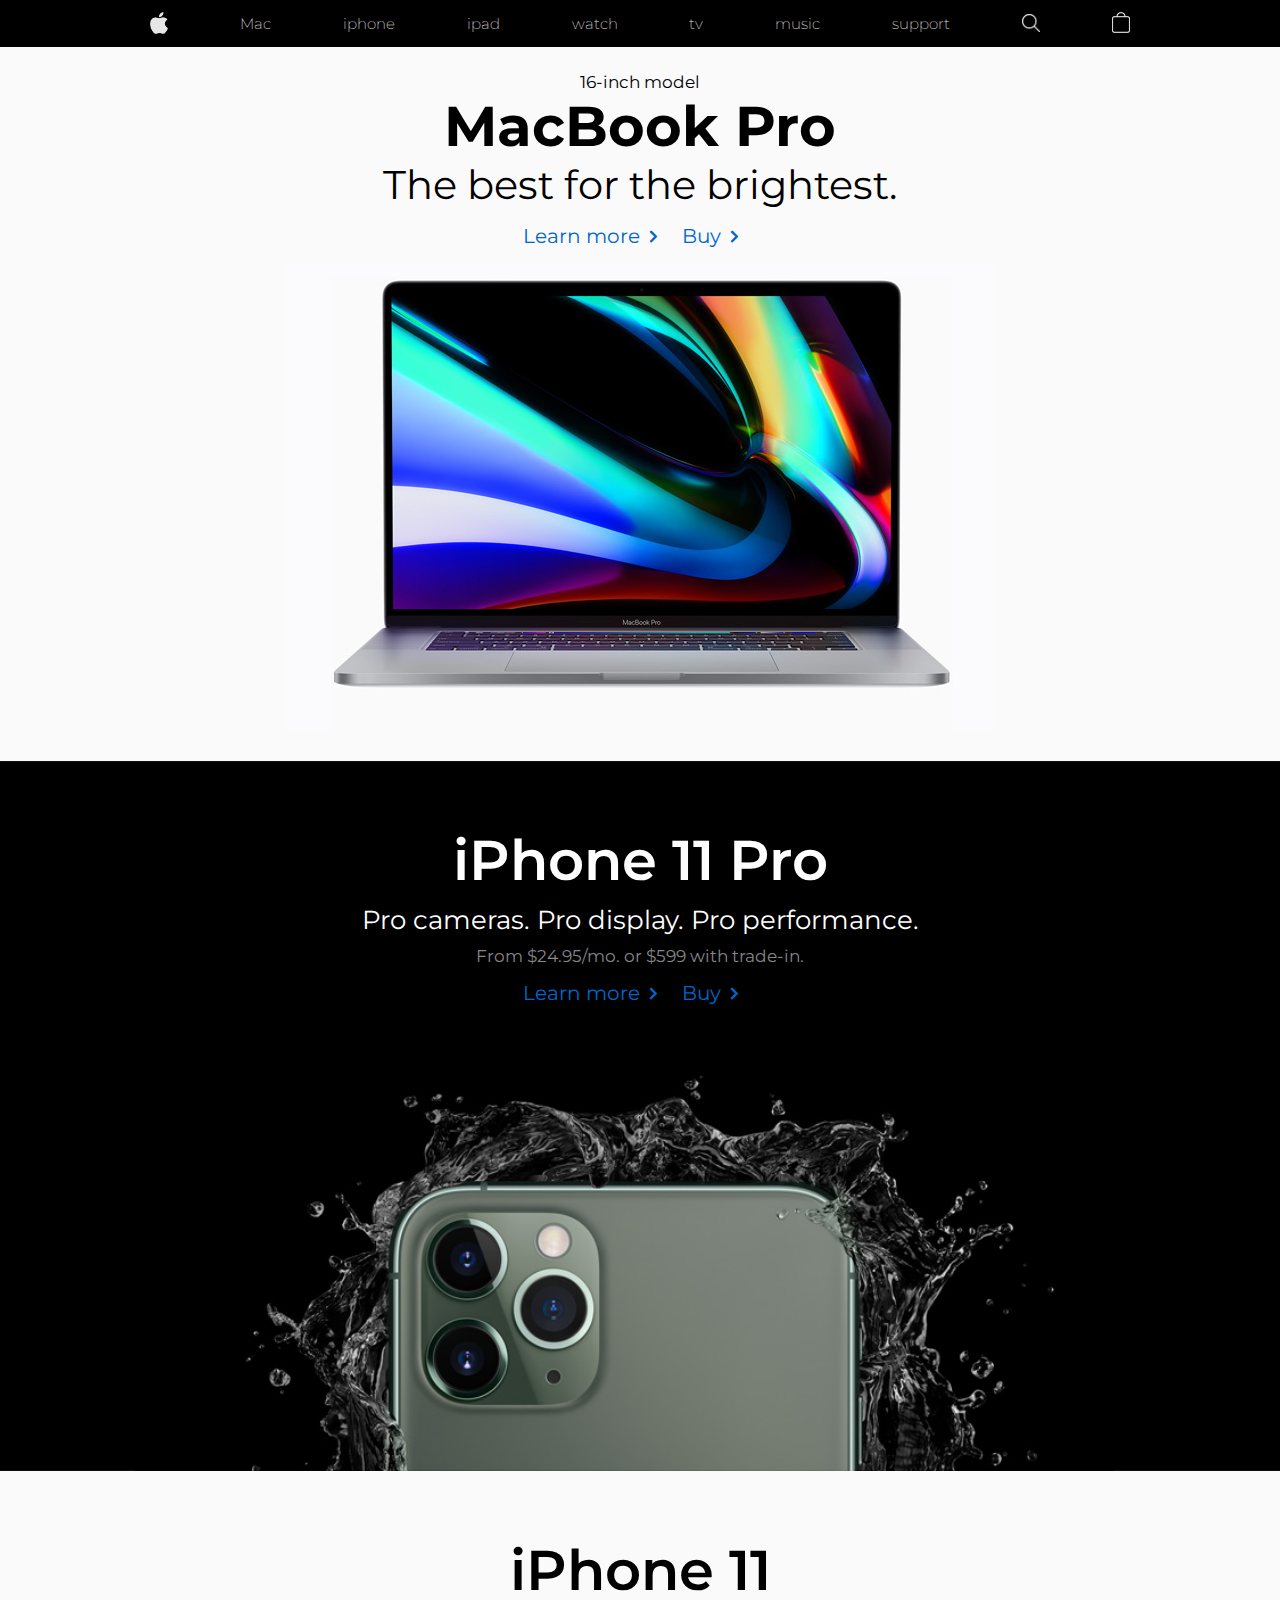
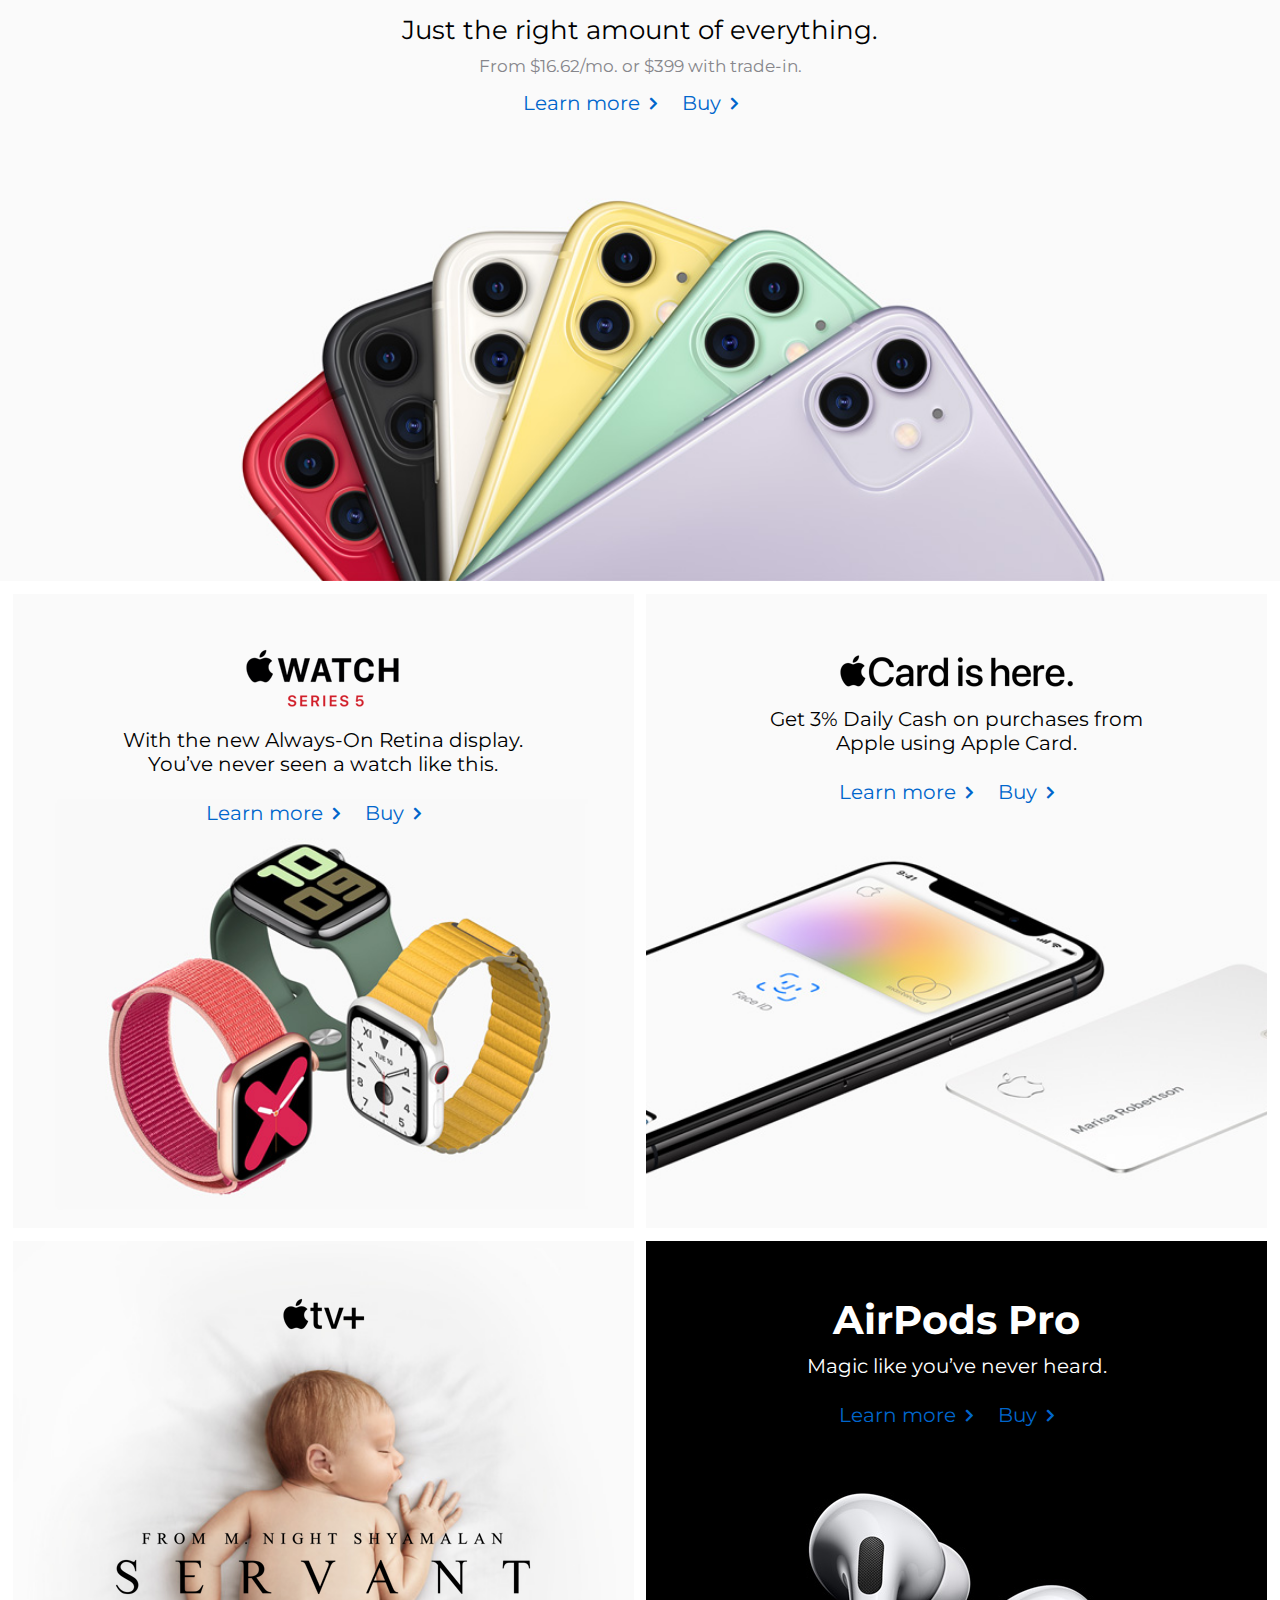
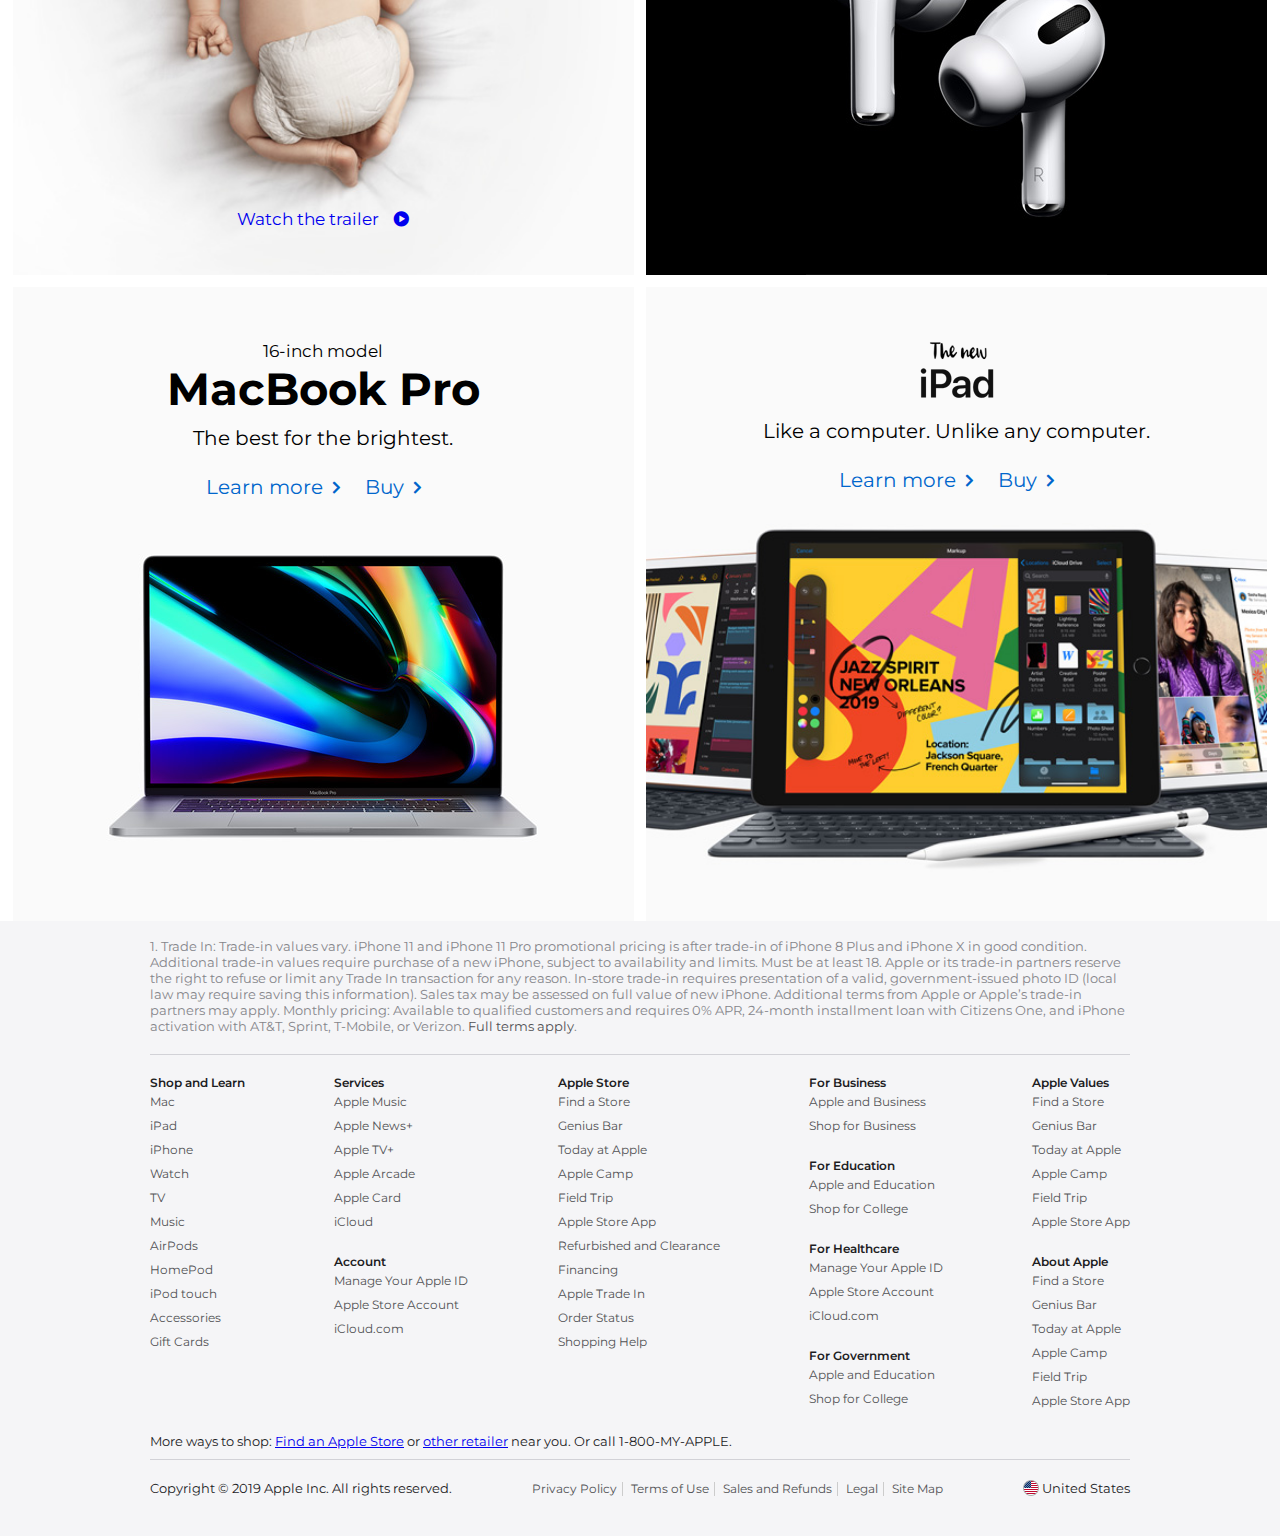
<file: index.html>
<!DOCTYPE html>
<html lang="en">

<head>
    <meta charset="UTF-8">
    <meta http-equiv="X-UA-Compatible" content="IE=edge">
    <meta name="viewport" content="width=device-width, initial-scale=1.0">
    <!--          favicon          -->
    <link rel="shortcut icon" type="images/png" href="images/icons/Apple_logo_black.svg">
    <title> Apple website</title>
    <!-- Link to the Font-Awesome Font -->
    <!-- This font gives us the option to use emojies, symbols, common logos and icons as a font -->
    <link rel="stylesheet" href="https://maxcdn.bootstrapcdn.com/font-awesome/4.6.2/css/font-awesome.min.css">
    <link rel="stylesheet" href="css\styles.css">
    <!-- Link to Montserrat font on Google Fonts-->
    <link
        href="https://fonts.googleapis.com/css?family=Montserrat:200,200i,300,300i,400,600,600i,700,700i,800,800i,900,900i&display=swap"
        rel="stylesheet">
</head>

<body>
    <div class="outer-wrapper">
<header class="header-wrapper">
            <div class="internal-wrapper">
                <div class="header-links-wrapper">
                    <ul>
                        <li class="logo-link"> <img src="images\icons\logo.png" alt=""></li>
                        <li> <a href="#">Mac</a></li>
                        <li> <a href="#">iphone</a></li>
                        <li> <a href="#">ipad</a></li>
                        <li> <a href="#">watch</a></li>
                        <li> <a href="#">tv</a></li>
                        <li> <a href="#">music</a></li>
                        <li> <a href="#">support</a></li>
                        <li class="search-link"> <img src="images\icons\search-icon.png" alt=""></li>
                        <li class="cart-link"> <img src="images\icons\cart.png" alt=""></li>
                    </ul>
                </div>
            </div>
        </header>
        <section class="main-highlight-wrapper">
            <div class="internal-wrapper">
                <div class="model">
                    16-inch model
                </div>

                <div class="product-title">
                    MacBook Pro
                </div>

                <div class="brief-description">
                    The best for the brightest.
                </div>

                <div class="links-wrapper">
                    <ul>
                        <li><a href="">Learn more</a></li>
                        <li><a href="">Buy</a></li>
                    </ul>
                </div>

                <div class="main-image-wrapper">
                    <img src="images/home/mac-laptop.jpg" />
                </div>

            </div>
        </section>
        <section class="second-highlight-wrapper">
            <div class="internal-wrapper">
                <div class="title-wraper">
                    iPhone 11 Pro
                </div>

                <div class="description-wrapper">
                    Pro cameras. Pro display. Pro performance.
                </div>

                <div class="price-wrapper">
                    From $24.95/mo. or $599 with trade‑in.
                </div>

                <div class="links-wrapper">
                    <ul>
                        <li><a href="">Learn more</a></li>
                        <li><a href="">Buy</a></li>
                    </ul>
                </div>
            </div>
        </section>
        <section class="third-highlight-wrapper">
            <div class="internal-wrapper">
                <div class="title-wraper">
                    iPhone 11
                </div>
                <div class="description-wrapper">
                    Just the right amount of everything.
                </div>
                <div class="price-wrapper">
                    From $16.62/mo. or $399 with trade‑in.
                </div>
                <div class="links-wrapper">
                    <ul>
                        <li><a href="">Learn more</a></li>
                        <li><a href="">Buy</a></li>
                    </ul>
                </div>
            </div>
        </section>
        <section class="fourth-heghlight-wrapper row">
            <div class="left-side-wrapper col-12 col-md-6">
                <div class="top-logo-wrapper">
                    <div class="logo-wrapper">
                        <img src="images/icons/watch-series5-logo.png">
                    </div>
                </div>
                <div class="description-wraper">
                    With the new Always-On Retina display.<br>
                    You’ve never seen a watch like this.
                </div>
                <div class="links-wrapper">
                    <ul>
                        <li><a href="">Learn more</a></li>
                        <li><a href="">Buy</a></li>
                    </ul>
                </div>
            </div>
            <div class="right-side-wrapper col-12 col-md-6">
                <div class="top-logo-wrapper">
                    <div class="logo-wrapper">
                        <img src="images/icons/apple-card-logo.png">
                    </div>
                </div>
                <div class="description-wraper">
                    Get 3% Daily Cash on purchases from Apple using Apple Card.
                </div>
                <div class="links-wrapper">
                    <ul>
                        <li><a href="">Learn more</a></li>
                        <li><a href="">Buy</a></li>
                    </ul>
                </div>
            </div>
        </section>
        <section class="fifth-heghlight-wrapper">
            <div class="left-side-wrapper">
                <div class="top-logo-wrapper">
                    <div class="logo-wrapper">
                        <img src="images/icons/apple-tv-logo.png">
                    </div>
                </div>

                <div class="tvshow-logo-wraper">
                    <img src="images/icons/servant-logo.png">
                </div>

                <div class="watch-more-wrapper">
                    <a href="#">Watch the trailer</a>
                </div>
            </div>
            <div class="right-side-wrapper">
                <div class="top-logo-wrapper">
                    <div class="logo-wrapper">
                        AirPods Pro
                    </div>
                </div>

                <div class="description-wraper">
                    Magic like you’ve never heard.
                </div>

                <div class="links-wrapper">
                    <ul>
                        <li><a href="">Learn more</a></li>
                        <li><a href="">Buy</a></li>
                    </ul>
                </div>
            </div>
        </section>


        <section class="sixth-heghlight-wrapper">
            <div class="left-side-wrapper">
                <div class="model">
                    16-inch model
                </div>

                <div class="product-title-small">
                    MacBook Pro
                </div>

                <div class="description-wraper">
                    The best for the brightest.
                </div>

                <div class="links-wrapper">
                    <ul>
                        <li><a href="">Learn more</a></li>
                        <li><a href="">Buy</a></li>
                    </ul>
                </div>
            </div>
            <div class="right-side-wrapper">
                <div class="top-logo-wrapper">
                    <div class="logo-wrapper">
                        <img src="images/icons/new-ipad-logo.png">
                    </div>
                </div>

                <div class="description-wraper">
                    Like a computer. Unlike any computer.
                </div>

                <div class="links-wrapper">
                    <ul>
                        <li><a href="">Learn more</a></li>
                        <li><a href="">Buy</a></li>
                    </ul>
                </div>
            </div>
        </section>










        <footer class="footer-wrapper">
            <div class="internal-wrapper">
                <div class="upper-text-container">
                    1. Trade In: Trade‑in values vary. iPhone 11 and iPhone 11 Pro promotional pricing is after trade‑in
                    of iPhone 8 Plus and iPhone X in good condition. Additional trade‑in values require purchase of a
                    new iPhone, subject to availability and limits. Must be at least 18. Apple or its trade-in partners
                    reserve the right to refuse or limit any Trade In transaction for any reason. In‑store trade‑in
                    requires presentation of a valid, government-issued photo ID (local law may require saving this
                    information). Sales tax may be assessed on full value of new iPhone. Additional terms from Apple or
                    Apple’s trade-in partners may apply. Monthly pricing: Available to qualified customers and requires
                    0% APR, 24‑month installment loan with Citizens One, and iPhone activation with AT&T, Sprint,
                    T‑Mobile, or Verizon. <a href="#"> Full terms apply</a>.
                </div>
                <div class="footer-links-wrapper">
                    <div class="links-wrapper-1">
                        <h3>Shop and Learn</h3>
                        <ul>
                            <li><a href="#">Mac</a></li>
                            <li><a href="#">iPad</a></li>
                            <li><a href="#">iPhone</a></li>
                            <li><a href="#">Watch</a></li>
                            <li><a href="#">TV</a></li>
                            <li><a href="#">Music</a></li>
                            <li><a href="#">AirPods</a></li>
                            <li><a href="#">HomePod</a></li>
                            <li><a href="#">iPod touch</a></li>
                            <li><a href="#">Accessories</a></li>
                            <li><a href="#">Gift Cards</a></li>
                        </ul>
                    </div>
                    <div class="links-wrapper-2">
                        <h3>Services</h3>
                        <ul>
                            <li><a href="#">Apple Music</a></li>
                            <li><a href="#">Apple News+</a></li>
                            <li><a href="#">Apple TV+</a></li>
                            <li><a href="#">Apple Arcade</a></li>
                            <li><a href="#">Apple Card</a></li>
                            <li><a href="#">iCloud</a></li>
                        </ul>
                        <h3>Account</h3>
                        <ul>
                            <li><a href="#">Manage Your Apple ID</a></li>
                            <li><a href="#">Apple Store Account</a></li>
                            <li><a href="#">iCloud.com</a></li>
                        </ul>
                    </div>
                    <div class="links-wrapper-3">
                        <h3>Apple Store</h3>
                        <ul>
                            <li><a href="#">Find a Store</a></li>
                            <li><a href="#">Genius Bar</a></li>
                            <li><a href="#">Today at Apple</a></li>
                            <li><a href="#">Apple Camp</a></li>
                            <li><a href="#">Field Trip</a></li>
                            <li><a href="#">Apple Store App</a></li>
                            <li><a href="#">Refurbished and Clearance</a></li>
                            <li><a href="#">Financing</a></li>
                            <li><a href="#">Apple Trade In</a></li>
                            <li><a href="#">Order Status</a></li>
                            <li><a href="#">Shopping Help</a></li>
                        </ul>
                    </div>
                    <div class="links-wrapper-4">
                        <h3>For Business</h3>
                        <ul>
                            <li><a href="#">Apple and Business</a></li>
                            <li><a href="#">Shop for Business</a></li>
                        </ul>
                        <h3>For Education</h3>
                        <ul>
                            <li><a href="#">Apple and Education</a></li>
                            <li><a href="#">Shop for College</a></li>
                        </ul>
                        <h3>For Healthcare</h3>
                        <ul>
                            <li><a href="#">Manage Your Apple ID</a></li>
                            <li><a href="#">Apple Store Account</a></li>
                            <li><a href="#">iCloud.com</a></li>
                        </ul>
                        <h3>For Government</h3>
                        <ul>
                            <li><a href="#">Apple and Education</a></li>
                            <li><a href="#">Shop for College</a></li>
                        </ul>
                    </div>

                    <div class="links-wrapper-5">
                        <h3>Apple Values</h3>
                        <ul>
                            <li><a href="#">Find a Store</a></li>
                            <li><a href="#">Genius Bar</a></li>
                            <li><a href="#">Today at Apple</a></li>
                            <li><a href="#">Apple Camp</a></li>
                            <li><a href="#">Field Trip</a></li>
                            <li><a href="#">Apple Store App</a></li>
                        </ul>
                        <h3>About Apple</h3>
                        <ul>
                            <li><a href="#">Find a Store</a></li>
                            <li><a href="#">Genius Bar</a></li>
                            <li><a href="#">Today at Apple</a></li>
                            <li><a href="#">Apple Camp</a></li>
                            <li><a href="#">Field Trip</a></li>
                            <li><a href="#">Apple Store App</a></li>
                        </ul>
                    </div>
                </div>
                <div class="my-apple-wrapper">
                    More ways to shop: <a href="#">Find an Apple Store</a> or <a href="#">other retailer</a> near you.
                    Or call 1-800-MY-APPLE.
                </div>
                <div class="copyright-wrapper">
                    <div class="copyright">
                        Copyright © 2019 Apple Inc. All rights reserved.
                    </div>
                    <div class="footer-links-terms">
                        <ul>
                            <li><a href="#">Privacy Policy</a></li>
                            <li><a href="#">Terms of Use</a></li>
                            <li><a href="#">Sales and Refunds</a></li>
                            <li><a href="#">Legal</a></li>
                            <li><a href="#">Site Map</a></li>
                        </ul>
                    </div>
                    <div class="footer-country">
                        <div class="flag-wrapper"><img src="images/icons/16.png"></div>
                        <div class="footer-country-name">United States</div>
                    </div>
                </div>
            </div>
        </footer>
    </div>


</body>

</html>
</file>
